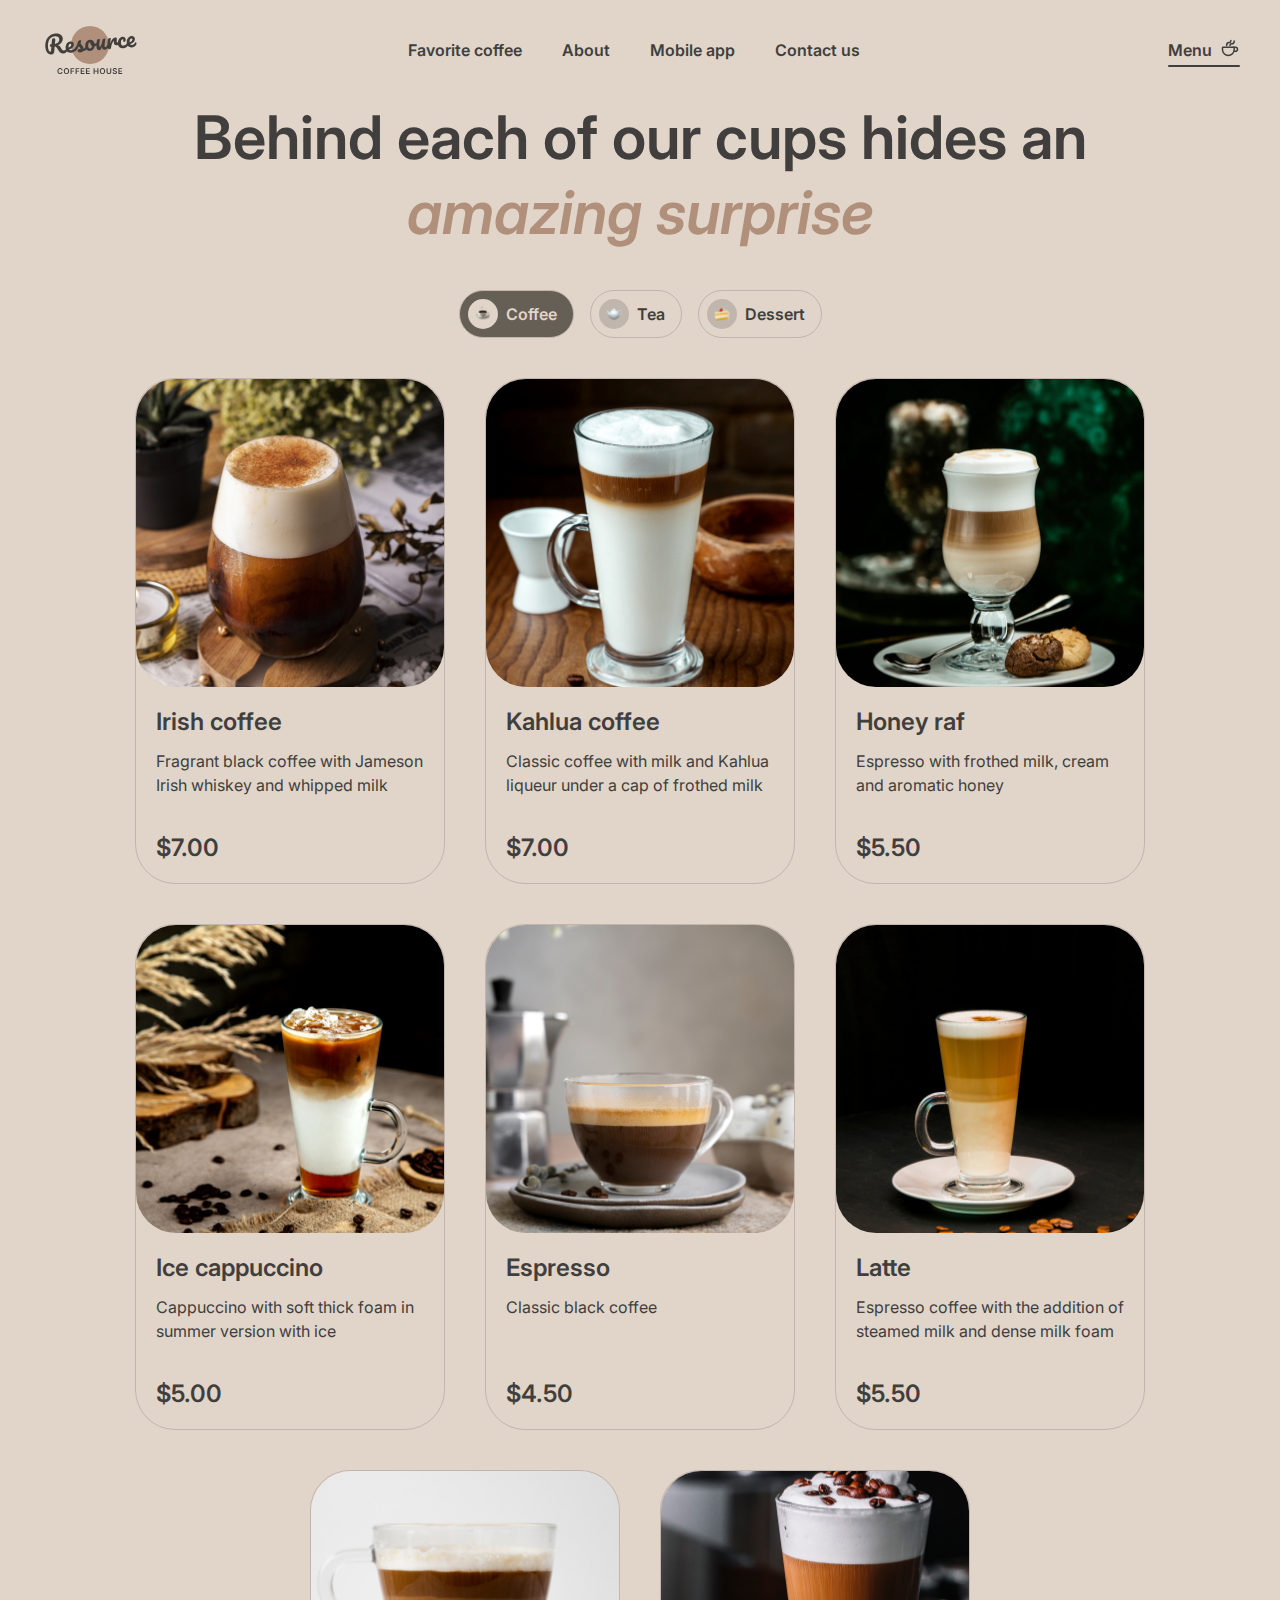
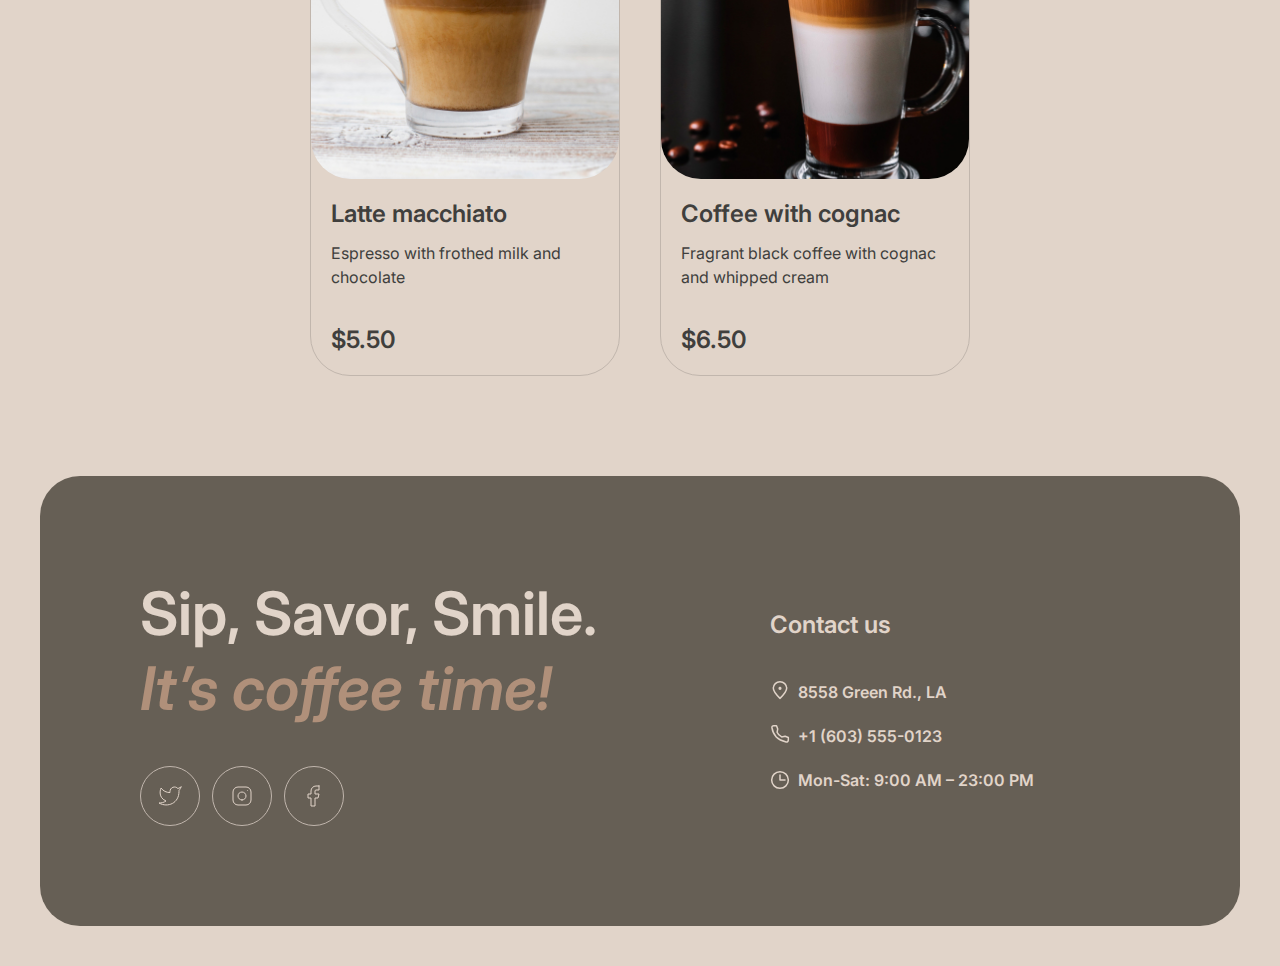
<file: menu.html>
<!DOCTYPE html>
<html lang="en">
  <head>
    <meta charset="UTF-8" />
    <meta name="viewport" content="width=device-width, initial-scale=1.0" />
    <link rel="stylesheet" href="page.css" />
    <link rel="shortcut icon" href="./assets/logo.svg" type="image/x-icon" />
    <link rel="preconnect" href="https://fonts.googleapis.com" />
    <link rel="preconnect" href="https://fonts.gstatic.com" crossorigin />
    <link
      href="https://fonts.googleapis.com/css2?family=Inter:wght@600&family=Open+Sans&display=swap"
      rel="stylesheet"
      />
    <link rel="preconnect" href="https://fonts.googleapis.com" />
    <link rel="preconnect" href="https://fonts.gstatic.com" crossorigin />
    <link
      href="https://fonts.googleapis.com/css2?family=Inter:wght@400;600&family=Open+Sans&display=swap"
      rel="stylesheet"
      />
    <title>Coffee House</title>
  </head>
  <body>
    <div class="container centered flex-col align-center">
      <!-- ======================== Start Header Section ======================== -->
      <header
        class="main-header centered flex-row justify-between align-center dark-txt medium-font weight-600 mb-20" id="main-header"
        >
        <div class="logo">
          <a href="index.html"
            ><img src="assets/logo.svg" alt="coffee house logo"
            /></a>
        </div>
        <nav class="nav-bar" id="nav-bar">
          <ul class="nav-items flex-row justify-center align-center gap-40" id="nav-items">
            <li>
              <a
                class="hover-underline-animation dark-txt medium-font weight-600"
                href="index.html#slider"
                >Favorite coffee</a
                >
            </li>
            <li>
              <a
                class="hover-underline-animation dark-txt medium-font weight-600"
                href="index.html#about"
                >About</a
                >
            </li>
            <li>
              <a
                class="hover-underline-animation dark-txt medium-font weight-600"
                href="index.html#mobile-app"
                >Mobile app</a
                >
            </li>
            <li>
              <a
                class="hover-underline-animation dark-txt medium-font weight-600"
                href="#footer"
                >Contact us</a
                >
            </li>
            <li>
              <a
                class="coffee-nav display-none flex-row align-center gap-8 hover-underline-animation-menu cursor-default"
                href="menu.html"
                >Menu<img
                class="coffee-icon"
                src="assets/coffee-cup.svg"
                alt="coffee cup icon"
                /></a>
            </li>
          </ul>
        </nav>
        <a
          class="coffee flex-row align-center gap-8 hover-underline-animation-menu cursor-default"
          href="menu.html"
          >Menu<img
          class="coffee-icon"
          src="assets/coffee-cup.svg"
          alt="coffee cup icon"
          /></a>
        <a
          class="burger-menu flex-row justify-center align-center cursor-pointer"
          href="#"
          >
          <!-- Burger menu Line -->
          <div class="burger-line flex-col gap-8" id="burger-line">
            <svg class="top-line" width="18" height="2" viewBox="0 0 18 2" fill="none" xmlns="http://www.w3.org/2000/svg">
              <path d="M1 1H17" stroke="#403F3D" stroke-width="1.5" stroke-linecap="round" stroke-linejoin="round"/>
            </svg>
            <svg class="bottom-line" width="18" height="2" viewBox="0 0 18 2" fill="none" xmlns="http://www.w3.org/2000/svg">
              <path d="M1 1H17" stroke="#403F3D" stroke-width="1.5" stroke-linecap="round" stroke-linejoin="round"/>
            </svg>
          </div>
        </a>
      </header>
      <!-- ======================== End Header Section ======================== -->
      <!-- ======================== Start Main Section ======================== -->
      <main class="main centered flex-col justify-center align-center gap-40">
        <div
          class="header-container flex-col align-center txt-align-center gap-40"
          >
          <h1
            class="primary-header dark-txt heading-2-font heading-2-font-mob weight-600"
            >
            Behind each of our cups hides an
            <span class="accent">amazing surprise</span>
          </h1>
          <!-- ============ Tabs for switching products============ -->
          <div class="tabs flex-row gap-16">
            <div
              class="tab-item tab-1 active-tab flex-row justify-start align-center gap-8 medium-font weight-600 cursor-pointer"
              >
              <div
                class="icon-box icon-box-1 flex-row justify-center align-center light-border"
                >
                <img
                  class="tab-icon"
                  src="assets/cup.svg"
                  alt="cup of coffee icon"
                  />
              </div>
              <p>Coffee</p>
            </div>
            <div
              class="tab-item tab-2 flex-row justify-start align-center gap-8 medium-font weight-600 cursor-pointer"
              >
              <div
                class="icon-box icon-box-2 flex-row justify-center align-center light-border"
                >
                <img
                  class="tab-icon"
                  src="assets/teapot.svg"
                  alt="teapot icon"
                  />
              </div>
              <p>Tea</p>
            </div>
            <div
              class="tab-item tab-3 flex-row justify-start align-center gap-8 medium-font weight-600 cursor-pointer"
              >
              <div
                class="icon-box icon-box-3 flex-row justify-center align-center light-border"
                >
                <img class="tab-icon" src="assets/cake.svg" alt="cake icon" />
              </div>
              <p>Dessert</p>
            </div>
          </div>
        </div>
        <!-- ======================== Start Products Part ======================== -->
        <div
          class="products coffee-products flex-row gap-40 justify-center flex-wrap w-full"
          >
          <!-- Coffee Products -->
          <div class="product-item coffee-product-item flex-col cursor-pointer" data-product-name="Irish coffee">
            <div class="img-box">
              <img
                class="product-img w-full"
                src="assets/coffee-1.jpg"
                alt="irish coffee image"
                />
            </div>
            <div class="product-desc flex-col justify-between dark-txt pd-20">
              <p class="coffee-name heading-3-font weight-600 mb-12">
                Irish coffee
              </p>
              <p class="product-desc-txt medium-font weight-400 mb-auto">
                Fragrant black coffee with Jameson Irish whiskey and whipped
                milk
              </p>
              <p class="product-price heading-3-font weight-600">$7.00</p>
            </div>
          </div>
          <div class="product-item coffee-product-item flex-col cursor-pointer" data-product-name="Kahlua coffee">
            <div class="img-box">
              <img
                class="product-img w-full"
                src="assets/coffee-2.jpg"
                alt="Kahlua coffee image"
                />
            </div>
            <div class="product-desc flex-col justify-between dark-txt pd-20">
              <p class="coffee-name heading-3-font weight-600 mb-12">
                Kahlua coffee
              </p>
              <p class="product-desc-txt medium-font weight-400 mb-auto">
                Classic coffee with milk and Kahlua liqueur under a cap of
                frothed milk
              </p>
              <p class="product-price heading-3-font weight-600">$7.00</p>
            </div>
          </div>
          <div class="product-item coffee-product-item flex-col cursor-pointer" data-product-name="Honey raf">
            <div class="img-box">
              <img
                class="product-img w-full"
                src="assets/coffee-3.jpg"
                alt="Honey raf coffee image"
                />
            </div>
            <div class="product-desc flex-col justify-between dark-txt pd-20">
              <p class="coffee-name heading-3-font weight-600 mb-12">
                Honey raf
              </p>
              <p class="product-desc-txt medium-font weight-400 mb-auto">
                Espresso with frothed milk, cream and aromatic honey
              </p>
              <p class="product-price heading-3-font weight-600">$5.50</p>
            </div>
          </div>
          <div class="product-item coffee-product-item flex-col cursor-pointer" data-product-name="Ice cappuccino">
            <div class="img-box">
              <img
                class="product-img w-full"
                src="assets/coffee-4.jpg"
                alt="Ice cappuccino coffee image"
                />
            </div>
            <div class="product-desc flex-col justify-between dark-txt pd-20">
              <p class="coffee-name heading-3-font weight-600 mb-12">
                Ice cappuccino
              </p>
              <p class="product-desc-txt medium-font weight-400 mb-auto">
                Cappuccino with soft thick foam in summer version with ice
              </p>
              <p class="product-price heading-3-font weight-600">$5.00</p>
            </div>
          </div>
          <div class="product-item coffee-product-item flex-col cursor-pointer hidden-product" data-product-name="Espresso">
            <div class="img-box">
              <img
                class="product-img w-full"
                src="assets/coffee-5.jpg"
                alt="Espresso coffee image"
                />
            </div>
            <div class="product-desc flex-col justify-between dark-txt pd-20">
              <p class="coffee-name heading-3-font weight-600 mb-12">
                Espresso
              </p>
              <p class="product-desc-txt medium-font weight-400 mb-auto">
                Classic black coffee
              </p>
              <p class="product-price heading-3-font weight-600">$4.50</p>
            </div>
          </div>
          <div class="product-item coffee-product-item flex-col cursor-pointer hidden-product" data-product-name="Latte">
            <div class="img-box">
              <img
                class="product-img w-full"
                src="assets/coffee-6.jpg"
                alt="Latte coffee image"
                />
            </div>
            <div class="product-desc flex-col justify-between dark-txt pd-20">
              <p class="coffee-name heading-3-font weight-600 mb-12">Latte</p>
              <p class="product-desc-txt medium-font weight-400 mb-auto">
                Espresso coffee with the addition of steamed milk and dense milk
                foam
              </p>
              <p class="product-price heading-3-font weight-600">$5.50</p>
            </div>
          </div>
          <div class="product-item coffee-product-item flex-col cursor-pointer hidden-product" data-product-name="Latte macchiato">
            <div class="img-box">
              <img
                class="product-img w-full"
                src="assets/coffee-7.jpg"
                alt="Latte macchiato coffee image"
                />
            </div>
            <div class="product-desc flex-col justify-between dark-txt pd-20">
              <p class="coffee-name heading-3-font weight-600 mb-12">
                Latte macchiato
              </p>
              <p class="product-desc-txt medium-font weight-400 mb-auto">
                Espresso with frothed milk and chocolate
              </p>
              <p class="product-price heading-3-font weight-600">$5.50</p>
            </div>
          </div>
          <div class="product-item coffee-product-item flex-col cursor-pointer hidden-product" data-product-name="Coffee with cognac">
            <div class="img-box">
              <img
                class="product-img w-full"
                src="assets/coffee-8.jpg"
                alt="Coffee with cognac coffee image"
                />
            </div>
            <div class="product-desc flex-col justify-between dark-txt pd-20">
              <p class="coffee-name heading-3-font weight-600 mb-12">
                Coffee with cognac
              </p>
              <p class="product-desc-txt medium-font weight-400 mb-auto">
                Fragrant black coffee with cognac and whipped cream
              </p>
              <p class="product-price heading-3-font weight-600">$6.50</p>
            </div>
          </div>
        </div>
        <!-- Tea Products -->
        <div class="products tea-products flex-row gap-40 justify-center flex-wrap w-full">
          <div class="product-item tea-product-item flex-col cursor-pointer" data-product-name="Moroccan">
            <div class="img-box">
              <img
                class="product-img w-full"
                src="assets/tea-1.png"
                alt="Moroccan tea image"
                />
            </div>
            <div class="product-desc flex-col justify-between dark-txt pd-20">
              <p class="coffee-name heading-3-font weight-600 mb-12">
                Moroccan
              </p>
              <p class="product-desc-txt medium-font weight-400 mb-auto">
                Fragrant black tea with the addition of tangerine, cinnamon, honey, lemon and mint
              </p>
              <p class="product-price heading-3-font weight-600">$4.50</p>
            </div>
          </div>
          <div class="product-item tea-product-item flex-col cursor-pointer" data-product-name="Ginger">
            <div class="img-box">
              <img
                class="product-img w-full"
                src="assets/tea-2.png"
                alt="Ginger tea image"
                />
            </div>
            <div class="product-desc flex-col justify-between dark-txt pd-20">
              <p class="coffee-name heading-3-font weight-600 mb-12">
                Ginger
              </p>
              <p class="product-desc-txt medium-font weight-400 mb-auto">
                Original black tea with fresh ginger, lemon and honey
              </p>
              <p class="product-price heading-3-font weight-600">$5.00</p>
            </div>
          </div>
          <div class="product-item tea-product-item flex-col cursor-pointer" data-product-name="Cranberry">
            <div class="img-box">
              <img
                class="product-img w-full"
                src="assets/tea-3.png"
                alt="Cranberry tea image"
                />
            </div>
            <div class="product-desc flex-col justify-between dark-txt pd-20">
              <p class="coffee-name heading-3-font weight-600 mb-12">
                Cranberry
              </p>
              <p class="product-desc-txt medium-font weight-400 mb-auto">
                Invigorating black tea with cranberry and honey
              </p>
              <p class="product-price heading-3-font weight-600">$5.00</p>
            </div>
          </div>
          <div class="product-item tea-product-item flex-col cursor-pointer" data-product-name="Sea buckthorn">
            <div class="img-box">
              <img
                class="product-img w-full"
                src="assets/tea-4.png"
                alt="Sea buckthorn tea image"
                />
            </div>
            <div class="product-desc flex-col justify-between dark-txt pd-20">
              <p class="coffee-name heading-3-font weight-600 mb-12">
                Sea buckthorn
              </p>
              <p class="product-desc-txt medium-font weight-400 mb-auto">
                Toning sweet black tea with sea buckthorn, fresh thyme and cinnamon
              </p>
              <p class="product-price heading-3-font weight-600">$5.50</p>
            </div>
          </div>
        </div>
        <!-- Dessert Products -->
        <div class="products dessert-products flex-row gap-40 justify-center flex-wrap w-full">
          <div class="product-item dessert-product-item flex-col cursor-pointer" data-product-name="Marble cheesecake">
            <div class="img-box">
              <img
                class="product-img w-full"
                src="assets/dessert-1.png"
                alt="Marble cheesecake dessert image"
                />
            </div>
            <div class="product-desc flex-col justify-between dark-txt pd-20">
              <p class="coffee-name heading-3-font weight-600 mb-12">
                Marble cheesecake
              </p>
              <p class="product-desc-txt medium-font weight-400 mb-auto">
                Philadelphia cheese with lemon zest on a light sponge cake and red currant jam
              </p>
              <p class="product-price heading-3-font weight-600">$3.50</p>
            </div>
          </div>
          <div class="product-item dessert-product-item flex-col cursor-pointer" data-product-name="Red velvet">
            <div class="img-box">
              <img
                class="product-img w-full"
                src="assets/dessert-2.png"
                alt="Red velvet dessert image"
                />
            </div>
            <div class="Red velvet product-desc flex-col justify-between dark-txt pd-20">
              <p class="coffee-name heading-3-font weight-600 mb-12">
                Red velvet
              </p>
              <p class="product-desc-txt medium-font weight-400 mb-auto">
                Layer cake with cream cheese frosting
              </p>
              <p class="product-price heading-3-font weight-600">$4.00</p>
            </div>
          </div>
          <div class="product-item dessert-product-item flex-col cursor-pointer" data-product-name="Cheesecakes">
            <div class="img-box">
              <img
                class="product-img w-full"
                src="assets/dessert-3.png"
                alt="Cheesecakes dessert image"
                />
            </div>
            <div class="product-desc flex-col justify-between dark-txt pd-20">
              <p class="coffee-name heading-3-font weight-600 mb-12">
                Cheesecakes
              </p>
              <p class="product-desc-txt medium-font weight-400 mb-auto">
                Soft cottage cheese pancakes with sour cream and fresh berries and sprinkled with powdered sugar
              </p>
              <p class="product-price heading-3-font weight-600">$4.50</p>
            </div>
          </div>
          <div class="product-item dessert-product-item flex-col cursor-pointer" data-product-name="Creme brulee">
            <div class="img-box">
              <img
                class="product-img w-full"
                src="assets/dessert-4.png"
                alt="Creme brulee dessert image"
                />
            </div>
            <div class="product-desc flex-col justify-between dark-txt pd-20">
              <p class="coffee-name heading-3-font weight-600 mb-12">
                Creme brulee
              </p>
              <p class="product-desc-txt medium-font weight-400 mb-auto">
                Delicate creamy dessert in a caramel basket with wild berries
              </p>
              <p class="product-price heading-3-font weight-600">$4.00</p>
            </div>
          </div>
          <div class="product-item dessert-product-item flex-col cursor-pointer hidden-product" data-product-name="Pancakes">
            <div class="img-box">
              <img
                class="product-img w-full"
                src="assets/dessert-5.png"
                alt="Pancakes dessert image"
                />
            </div>
            <div class="product-desc flex-col justify-between dark-txt pd-20">
              <p class="coffee-name heading-3-font weight-600 mb-12">
                Pancakes
              </p>
              <p class="product-desc-txt medium-font weight-400 mb-auto">
                Tender pancakes with strawberry jam and fresh strawberries
              </p>
              <p class="product-price heading-3-font weight-600">$4.50</p>
            </div>
          </div>
          <div class="product-item dessert-product-item flex-col cursor-pointer hidden-product" data-product-name="Honey cake">
            <div class="img-box">
              <img
                class="product-img w-full"
                src="assets/dessert-6.png"
                alt="Honey cake dessert image"
                />
            </div>
            <div class="product-desc flex-col justify-between dark-txt pd-20">
              <p class="coffee-name heading-3-font weight-600 mb-12">
                Honey cake
              </p>
              <p class="product-desc-txt medium-font weight-400 mb-auto">
                Classic honey cake with delicate custard
              </p>
              <p class="product-price heading-3-font weight-600">$4.50</p>
            </div>
          </div>
          <div class="product-item dessert-product-item flex-col cursor-pointer hidden-product" data-product-name="Chocolate cake">
            <div class="img-box">
              <img
                class="product-img w-full"
                src="assets/dessert-7.png"
                alt="Chocolate cake dessert image"
                />
            </div>
            <div class="product-desc flex-col justify-between dark-txt pd-20">
              <p class="coffee-name heading-3-font weight-600 mb-12">
                Chocolate cake
              </p>
              <p class="product-desc-txt medium-font weight-400 mb-auto">
                Cake with hot chocolate filling and nuts with dried apricots
              </p>
              <p class="product-price heading-3-font weight-600">$5.50</p>
            </div>
          </div>
          <div class="product-item dessert-product-item flex-col cursor-pointer hidden-product" data-product-name="Black forest">
            <div class="img-box">
              <img
                class="product-img w-full"
                src="assets/dessert-8.png"
                alt="Black forest dessert image"
                />
            </div>
            <div class="product-desc flex-col justify-between dark-txt pd-20">
              <p class="coffee-name heading-3-font weight-600 mb-12">
                Black forest
              </p>
              <p class="product-desc-txt medium-font weight-400 mb-auto">
                A combination of thin sponge cake with cherry jam and light chocolate mousse
              </p>
              <p class="product-price heading-3-font weight-600">$6.50</p>
            </div>
          </div>
        </div>
        <!-- Modal window -->
        <div class="modal-container flex-row justify-center gap-20 w-full display-none" id="modal">
          <div class="modal-img-box">
            <img class="modal-img" src="./assets/coffee-1.jpg" alt="coffee image" id="modal-img">
          </div>
          <div class="modal-product-info flex-col gap-20">
            <div class="modal-product-desc flex-col gap-12">
              <p class="modal-product-name heading-3-font weight-600 dark-txt" id="modal-product-name">Irish coffee</p>
              <p class="modal-product-desc-txt weight-400 dark-txt medium-font" id="modal-product-desc-txt">Fragrant black coffee with Jameson Irish whiskey and whipped milk</p>
            </div>
            <div class="modal-product-size flex-col gap-8">
              <p class="dark-txt medium-font weight-400 ">Size</p>
              <div class="size-buttons-container flex-row gap-8">
                <div class="first-size-btn active-size-btn size-btn flex-row align-center gap-8 medium-font dark-txt weight-600" data-size-value = '0'>
                  <div class="size-letter-box">
                    <span class="size-letter flex-row align-center justify-center">S</span>
                  </div>
                  <p id="size-1">200 ml</p>
                </div>
                <div class="size-btn flex-row align-center gap-8 medium-font dark-txt weight-600" data-size-value = '0.50'>
                  <div class="size-letter-box">
                    <span class="size-letter flex-row align-center justify-center">M</span>
                  </div>
                  <p id="size-2">300 ml</p>
                </div>
                <div class="size-btn flex-row align-center gap-8 medium-font dark-txt weight-600" data-size-value = '1.00'>
                  <div class="size-letter-box">
                    <span class="size-letter flex-row align-center justify-center">L</span>
                  </div>
                  <p id="size-3">400 ml</p>
                </div>
              </div>
            </div>
            <div class="modal-product-additives flex-col gap-8">
              <p class="dark-txt medium-font weight-400 ">Additives</p>
              <div class="additive-buttons-container flex-row gap-8">
                <div class="additive-btn flex-row align-center gap-8 medium-font dark-txt weight-600" data-additive-value = "0.50">
                  <div class="additive-number-box">
                    <span class="additive-number flex-row align-center justify-center">1</span>
                  </div>
                  <p id="additive-1">Sugar</p>
                </div>
                <div class="additive-btn flex-row align-center gap-8 medium-font dark-txt weight-600" data-additive-value = "0.50">
                  <div class="additive-number-box">
                    <span class="additive-number flex-row align-center justify-center">2</span>
                  </div>
                  <p id="additive-2">Cinnamon</p>
                </div>
                <div class="additive-btn flex-row align-center gap-8 medium-font dark-txt weight-600" data-additive-value = "0.50">
                  <div class="additive-number-box">
                    <span class="additive-number flex-row align-center justify-center">3</span>
                  </div>
                  <p id="additive-3">Syrup</p>
                </div>
              </div>
            </div>
            <div class="total-price-container flex-row gap-20 align-center justify-between">
              <p class="heading-3-font dark-txt weight-600">Total:</p>
              <p class="total-price heading-3-font dark-txt weight-600" id="total-price">$7.00</p>
            </div>
            <div class="modal-warning flex-row gap-8 align-start">
              <img src="./assets/info-empty.svg" alt="warning icon">
              <p class="modal-warning-txt dark-txt caption-font weight-600">The cost is not final. Download our mobile app to see the final price and place your order. Earn loyalty points and enjoy your favorite coffee with up to 20% discount.</p>
            </div>
            <button class="modal-close-btn w-full dark-txt weight-600 medium-font">
            Close</button>
          </div>
        </div>
        <div class="overlay"></div>
        <!-- ======================== End Products Part ======================== -->
        <div class="load-btn align-center justify-center cursor-pointer">
          <svg
            width="24"
            height="24"
            viewBox="0 0 24 24"
            fill="none"
            xmlns="http://www.w3.org/2000/svg"
            >
            <path
              d="M21.8883 13.5C21.1645 18.3113 17.013 22 12 22C6.47715 22 2 17.5228 2 12C2 6.47715 6.47715 2 12 2C16.1006 2 19.6248 4.46819 21.1679 8"
              stroke="#403F3D"
              stroke-linecap="round"
              stroke-linejoin="round"
              />
            <path
              d="M17 8H21.4C21.7314 8 22 7.73137 22 7.4V3"
              stroke="#403F3D"
              stroke-linecap="round"
              stroke-linejoin="round"
              />
          </svg>
        </div>
      </main>
      <!-- ======================== End Main Section ======================== -->
      <!-- ======================== Start Footer Section ========================-->
      <footer
        class="footer mt-100 flex-row justify-center align-center gap-100 pd-100 medium-background"
        id="footer"
        >
        <div class="footer-offer flex-col txt-align-left gap-40">
          <h2
            class="footer-header heading-2-font heading-2-font-mob weight-600 light-txt"
            >
            Sip, Savor, Smile. <span class="accent">It’s coffee time!</span>
          </h2>
          <div class="social-icons flex-row gap-12">
            <a
              class="social-icon-box flex-row justify-center align-center"
              href="https://twitter.com/"
              target="_blank"
              >
              <svg
                width="24"
                height="24"
                viewBox="0 0 24 24"
                fill="none"
                xmlns="http://www.w3.org/2000/svg"
                >
                <path
                  d="M23 3.01006C23 3.01006 20.9821 4.20217 19.86 4.54006C19.2577 3.84757 18.4573 3.35675 17.567 3.13398C16.6767 2.91122 15.7395 2.96725 14.8821 3.29451C14.0247 3.62177 13.2884 4.20446 12.773 4.96377C12.2575 5.72309 11.9877 6.62239 12 7.54006V8.54006C10.2426 8.58562 8.50127 8.19587 6.93101 7.4055C5.36074 6.61513 4.01032 5.44869 3 4.01006C3 4.01006 -1 13.0101 8 17.0101C5.94053 18.408 3.48716 19.109 1 19.0101C10 24.0101 21 19.0101 21 7.51006C20.9991 7.23151 20.9723 6.95365 20.92 6.68006C21.9406 5.67355 23 3.01006 23 3.01006Z"
                  stroke="#E1D4C9"
                  stroke-linecap="round"
                  stroke-linejoin="round"
                  />
              </svg>
            </a>
            <a
              class="social-icon-box flex-row justify-center align-center"
              href="https://www.instagram.com/"
              target="_blank"
              >
              <svg
                width="24"
                height="24"
                viewBox="0 0 24 24"
                fill="none"
                xmlns="http://www.w3.org/2000/svg"
                >
                <path
                  d="M12 16C14.2091 16 16 14.2091 16 12C16 9.79086 14.2091 8 12 8C9.79086 8 8 9.79086 8 12C8 14.2091 9.79086 16 12 16Z"
                  stroke="#E1D4C9"
                  stroke-linecap="round"
                  stroke-linejoin="round"
                  />
                <path
                  d="M3 16V8C3 5.23858 5.23858 3 8 3H16C18.7614 3 21 5.23858 21 8V16C21 18.7614 18.7614 21 16 21H8C5.23858 21 3 18.7614 3 16Z"
                  stroke="#E1D4C9"
                  />
                <path
                  d="M17.5 6.51L17.51 6.49889"
                  stroke="#E1D4C9"
                  stroke-linecap="round"
                  stroke-linejoin="round"
                  />
              </svg>
            </a>
            <a
              class="social-icon-box flex-row justify-center align-center"
              href="https://www.facebook.com/"
              target="_blank"
              >
              <svg
                width="24"
                height="24"
                viewBox="0 0 24 24"
                fill="none"
                xmlns="http://www.w3.org/2000/svg"
                >
                <path
                  d="M17 2H14C12.6739 2 11.4021 2.52678 10.4645 3.46447C9.52678 4.40215 9 5.67392 9 7V10H6V14H9V22H13V14H16L17 10H13V7C13 6.73478 13.1054 6.48043 13.2929 6.29289C13.4804 6.10536 13.7348 6 14 6H17V2Z"
                  stroke="#E1D4C9"
                  stroke-linecap="round"
                  stroke-linejoin="round"
                  />
              </svg>
            </a>
          </div>
        </div>
        <div class="contact-info flex-col gap-40">
          <h3 class="contact-info-name heading-3-font weight-600 light-txt">
            Contact us
          </h3>
          <div
            class="contact-items flex-col gap-20 medium-font light-txt weight-600"
            >
            <a
              class="location contact-item align-start hover-underline-animation-footer"
              href="https://www.google.ge/maps/@41.724172,44.7370823,17z?entry=ttu"
              target="_blank"
              >
              <img src="assets/pin-alt.svg" alt="location icon" />
              <p class="medium-font light-txt weight-600">8558 Green Rd., LA</p>
            </a>
            <a
              class="phone-number contact-item align-start hover-underline-animation-footer"
              href="tel:+16035550123"
              >
              <img src="assets/phone.svg" alt="phone icon" />
              <p class="medium-font light-txt weight-600">+1 (603) 555-0123</p>
            </a>
            <div class="time contact-item">
              <img src="assets/clock.svg" alt="clock icon" />
              <p class="medium-font light-txt weight-600">
                Mon-Sat: 9:00 AM – 23:00 PM
              </p>
            </div>
          </div>
        </div>
      </footer>
      <!-- ======================== End Footer Section ======================== -->
    </div>
    <script  src="./js/menu.js"></script>
    <script  src="./js/common.js"></script>
  </body>
</html>
</file>
<file: page.css>
@import "style.css";
@import "menu.css";
@import "common.css";
@import "queries.css";
</file>
